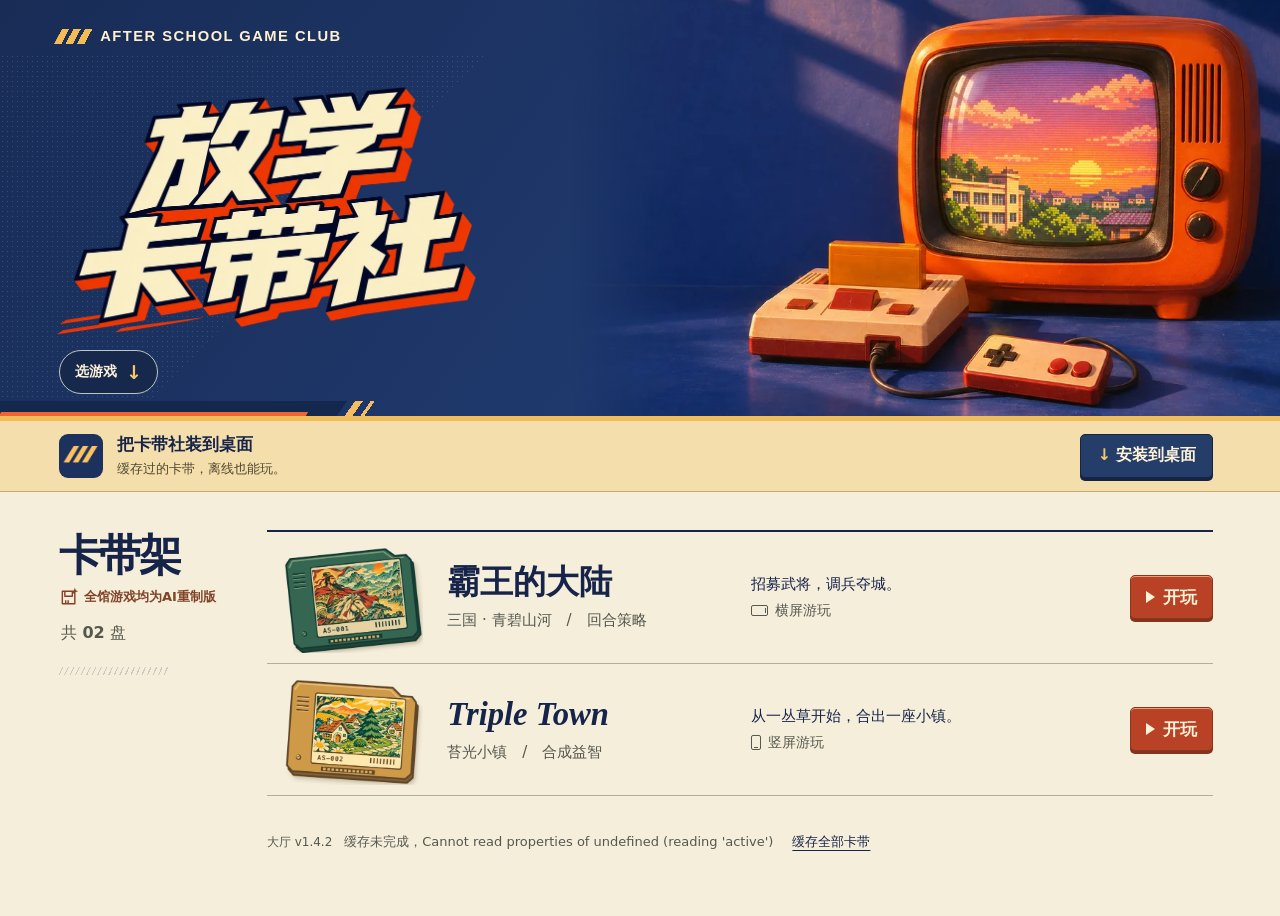
<file: index.html>
<!doctype html>
<html lang="zh-CN">
<head>
  <meta charset="utf-8">
  <meta name="viewport" content="width=device-width, initial-scale=1, viewport-fit=cover">
  <meta name="theme-color" content="#1c315d">
  <meta name="description" content="在放学后的窗边游戏台，挑一盘经典游戏卡带。在线玩《霸王的大陆》和《Triple Town》。">
  <title>放学卡带社</title>
  <link rel="icon" href="assets/club.svg" type="image/svg+xml">
  <link rel="stylesheet" href="club.css"><link rel="stylesheet" href="player.css">
  <link rel="manifest" href="club.webmanifest">
  <link rel="apple-touch-icon" href="assets/club-192.png">
  <meta name="mobile-web-app-capable" content="yes">
  <meta name="apple-mobile-web-app-capable" content="yes">
  <script type="module" src="catalog.js"></script>
</head>
<body>
  <main id="club-lobby">
    <header class="poster">
      <div class="poster-inner">
        <img class="room" src="assets/window-1000.webp" srcset="assets/window-600.webp 600w, assets/window-1000.webp 1000w, assets/window-1536.webp 1536w" sizes="(max-width: 650px) 114vw, 60vw" alt="" fetchpriority="high">
        <div class="imprint" lang="en"><i aria-hidden="true"></i>After School Game Club</div>
        <h1><img class="wordmark" src="assets/wordmark.webp" alt="放学卡带社" width="870" height="527"></h1>
        <a class="jump" href="#shelf">选游戏 <span aria-hidden="true">↓</span></a>
        <div class="trim" aria-hidden="true"></div>
      </div>
    </header>
    <aside class="install-panel" id="install-panel" aria-label="安装放学卡带社" hidden>
      <div class="install-inner">
        <img src="assets/club-192.png" width="44" height="44" alt="">
        <div class="install-copy"><strong>把卡带社装到桌面</strong><span>缓存过的卡带，离线也能玩。</span></div>
        <button type="button" id="install-app"><span aria-hidden="true">↓</span> 安装到桌面</button>
        <div id="install-help" hidden><p role="status"></p><button type="button" id="already-installed">已安装，收起提示</button></div>
      </div>
    </aside>
    <section id="shelf" class="shelf" aria-labelledby="shelf-title">
      <header class="shelf-heading">
        <div><h2 id="shelf-title" tabindex="-1">卡带架</h2>
          <p class="remake-note"><svg viewBox="0 0 24 24" width="20" height="20" fill="none" stroke="currentColor" stroke-width="1.7" stroke-linejoin="round" aria-hidden="true"><path d="M4 5h12l3 3v12H4z M7 5v6h9V5 M8 16v4m3-4v4"/><path d="m19 1 1.1 2.9L23 5l-2.9 1.1L19 9l-1.1-2.9L15 5l2.9-1.1z" fill="currentColor" stroke="none"/></svg>全馆游戏均为AI重制版</p>
        </div><span id="count"></span>
      </header>
      <div class="rows" id="rows"></div>
      <noscript>请启用 JavaScript 以载入游戏卡带。</noscript>
      <aside class="offline-tools" hidden>
        <span id="club-version"></span>
        <span id="offline-status" role="status">正在检查离线卡带…</span>
        <button type="button" id="cache-all">缓存全部卡带</button>
        <div class="cache-meter"><progress id="cache-progress" aria-label="全部卡带下载进度" max="100" value="0" hidden></progress><span id="cache-detail" hidden></span></div>
      </aside>
    </section>
  </main>
  <main class="machine" hidden>
    <div class="session" inert>
      <div class="game-controls" role="group" aria-label="游戏窗口控制">
        <button type="button" class="float-back" data-back aria-label="返回卡带架" title="返回卡带架">‹</button>
        <button type="button" id="toggle-fullscreen" aria-label="全屏游玩" aria-pressed="false" title="全屏游玩" hidden>
          <svg viewBox="0 0 24 24" aria-hidden="true"><path class="expand" d="M9 4H4v5m11-5h5v5M4 15v5h5m11-5v5h-5"/><path class="contract" d="M4 9h5V4m6 0v5h5M9 20v-5H4m11 5v-5h5"/></svg>
        </button>
      </div>
      <div class="bay" id="bay"></div>
    </div>
    <p id="screen-status" role="status" hidden></p>
    <div class="power-on" aria-hidden="true"></div>
    <section class="curtain" aria-label="卡带启动">
      <div class="ticket">
        <div class="tv"><img id="tune" alt="" width="816" height="568"><a class="back-link" data-back href="./#shelf">← 卡带架</a></div>
        <div class="ticket-info">
          <h1 class="game-name"></h1><p id="edition"></p>
          <div class="boot-info">
            <h2 id="state-title" aria-live="polite">正在载入卡带</h2>
            <p id="status" role="status">正在打开游戏…</p>
            <div id="meter" hidden><span id="percent" aria-hidden="true"></span><div class="meter-track"><progress aria-labelledby="status" max="100"></progress></div></div>
            <p class="hint" id="hint" hidden></p>
            <div class="boot-actions">
              <button class="action" id="proceed" hidden type="button"></button>
              <a class="secondary" id="open-game-tab" target="_blank" rel="noopener" hidden>在浏览器中打开</a>
            </div>
          </div>
        </div>
      </div>
    </section>
    <dialog id="leave" aria-labelledby="leave-title" aria-describedby="leave-note"><h2 id="leave-title"></h2><p id="leave-note"></p><div class="dialog-buttons"><button id="stay" class="secondary" autofocus>留在游戏</button><button id="exit" class="action"></button></div></dialog>
    <noscript>请启用 JavaScript 后再进入游戏。<a href="./">返回卡带架</a></noscript>
  </main>
  <template id="game-row">
    <a class="game-row">
      <img class="cartridge" alt="" width="128" height="101">
      <span class="identity"><strong class="game-title"></strong><span class="subtitle"></span><small class="game-version"></small></span>
      <span class="orientation"><i class="device" aria-hidden="true"></i><span class="direction"></span></span>
      <span class="description"></span>
      <span class="play-key" aria-hidden="true"><i></i>开玩</span>
    </a>
  </template>
</body>
</html>
</file>
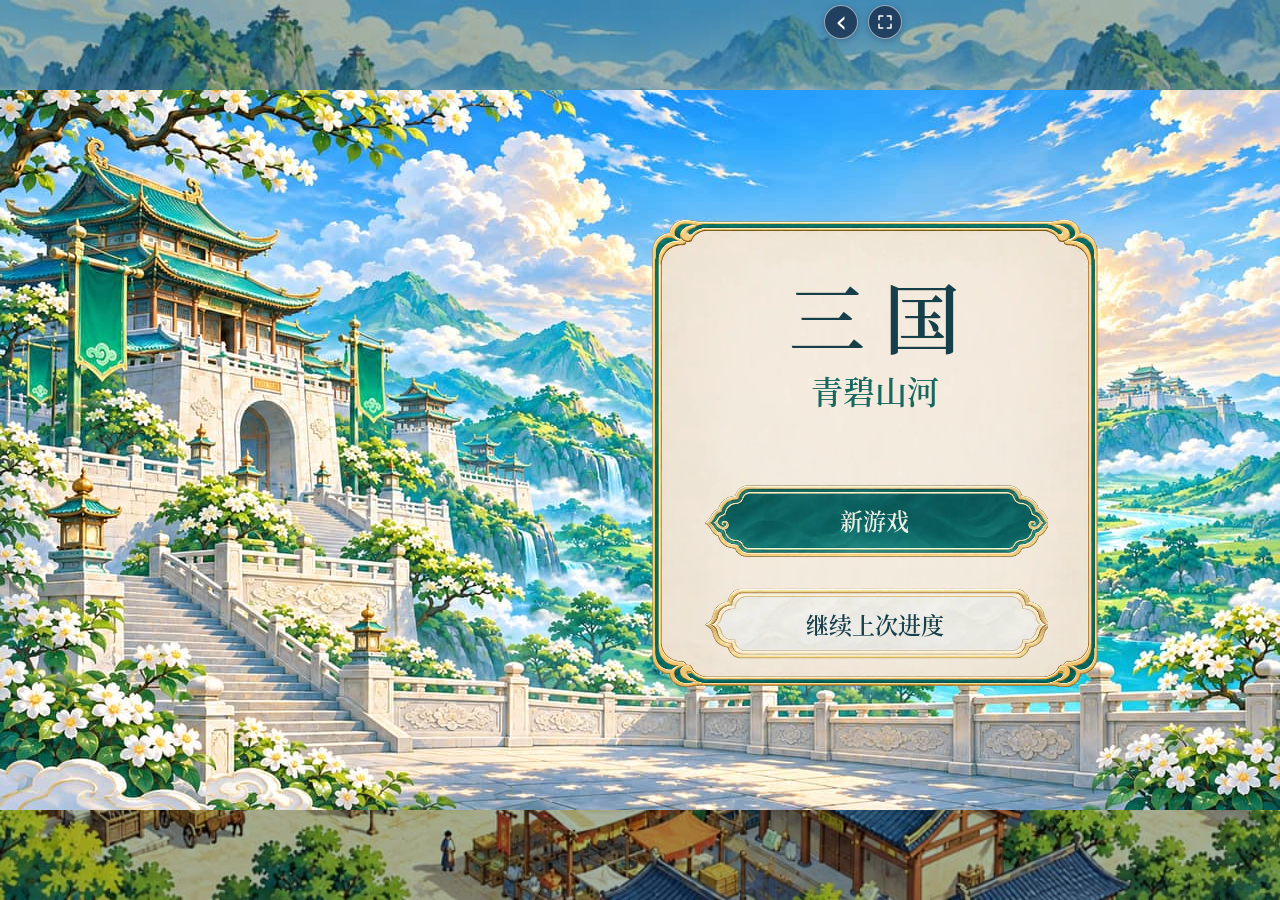
<file: games/sanguo/index.html>
<!doctype html>
<html lang="zh-CN">
<head>
<meta charset="utf-8">
<meta name="viewport" content="width=device-width,initial-scale=1,viewport-fit=cover">
<title>游戏卡带</title>
<style>
html,body{width:100%;height:100%;margin:0;overflow:hidden}body{display:grid;place-items:center;background:#10151d}
canvas{display:block;outline:0;touch-action:none}#status:not(:empty){position:absolute;color:white}
</style>
<link rel="preload" as="script" href="../../shared/engine.241e3a97c0cf1e50.js">
<script src="../../game-bridge.js"></script>
<script type="application/json" id="cartridge">{"layout":"landscape","readyEvent":null,"script":"../../shared/engine.241e3a97c0cf1e50.js","engine":{"bytes":19138515,"compressedBytes":4193795,"parts":[{"path":"../../shared/engine.487dfa655f6ff598.br.bin","bytes":4193795,"sha256":"487dfa655f6ff598ac2a3dfdcc6a70fb4128335d2531b7a7a93d26cf545f7693"}]},"data":{"bytes":13396112,"compressedBytes":12481455,"parts":[{"path":"data.0dc553352dc4e26f.br.bin","bytes":8388608,"sha256":"0dc553352dc4e26fc42a48427fecedf94fcf483b482462ba556a032a9ff77bd2"},{"path":"data.724cdeb43d3e2bc2.br.bin","bytes":4092847,"sha256":"724cdeb43d3e2bc2cca76df0de41fb9b7a4ebe9136a504eacc91ee1f42d0b78a"}]},"decoder":"../../shared/decode-worker.ebb8e56a0ec16fb3.js"}</script>
<script defer src="../../shared/boot.0d49cfb0c33cfde6.js"></script>
</head>
<body><canvas id="canvas" tabindex="0" aria-label="游戏画面"></canvas><output id="status" aria-live="polite"></output></body>
</html>
</file>
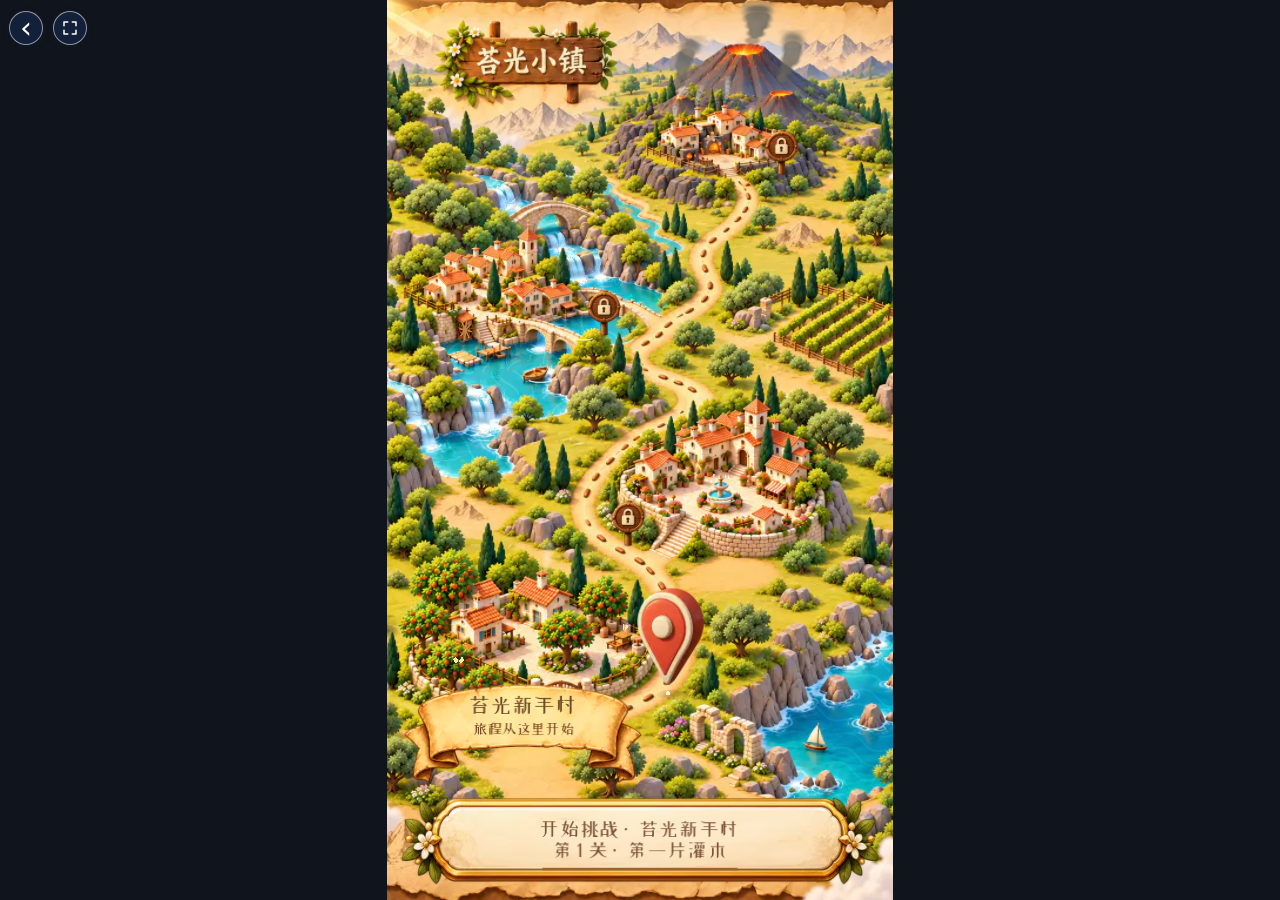
<file: games/town/index.html>
<!doctype html>
<html lang="zh-CN">
<head>
<meta charset="utf-8">
<meta name="viewport" content="width=device-width,initial-scale=1,viewport-fit=cover">
<title>游戏卡带</title>
<style>
html,body{width:100%;height:100%;margin:0;overflow:hidden}body{display:grid;place-items:center;background:#10151d}
canvas{display:block;outline:0;touch-action:none}#status:not(:empty){position:absolute;color:white}
</style>
<link rel="preload" as="script" href="../../shared/engine.241e3a97c0cf1e50.js">
<script src="../../game-bridge.js"></script>
<script type="application/json" id="cartridge">{"layout":"portrait","readyEvent":"town-ready","script":"../../shared/engine.241e3a97c0cf1e50.js","engine":{"bytes":19138515,"compressedBytes":4193795,"parts":[{"path":"../../shared/engine.487dfa655f6ff598.br.bin","bytes":4193795,"sha256":"487dfa655f6ff598ac2a3dfdcc6a70fb4128335d2531b7a7a93d26cf545f7693"}]},"data":{"bytes":13046344,"compressedBytes":12094188,"parts":[{"path":"data.11bf2f37953d012f.br.bin","bytes":8388608,"sha256":"11bf2f37953d012f876222e87ae0dd8494e103f7fcb244e17384566b39cc2da6"},{"path":"data.997b866fc88ab8db.br.bin","bytes":3705580,"sha256":"997b866fc88ab8dbfda8b73e08eb6e505839272bf6f21c05638f7eddd6039563"}]},"decoder":"../../shared/decode-worker.ebb8e56a0ec16fb3.js"}</script>
<script defer src="../../shared/boot.0d49cfb0c33cfde6.js"></script>
</head>
<body><canvas id="canvas" tabindex="0" aria-label="游戏画面"></canvas><output id="status" aria-live="polite"></output></body>
</html>
</file>
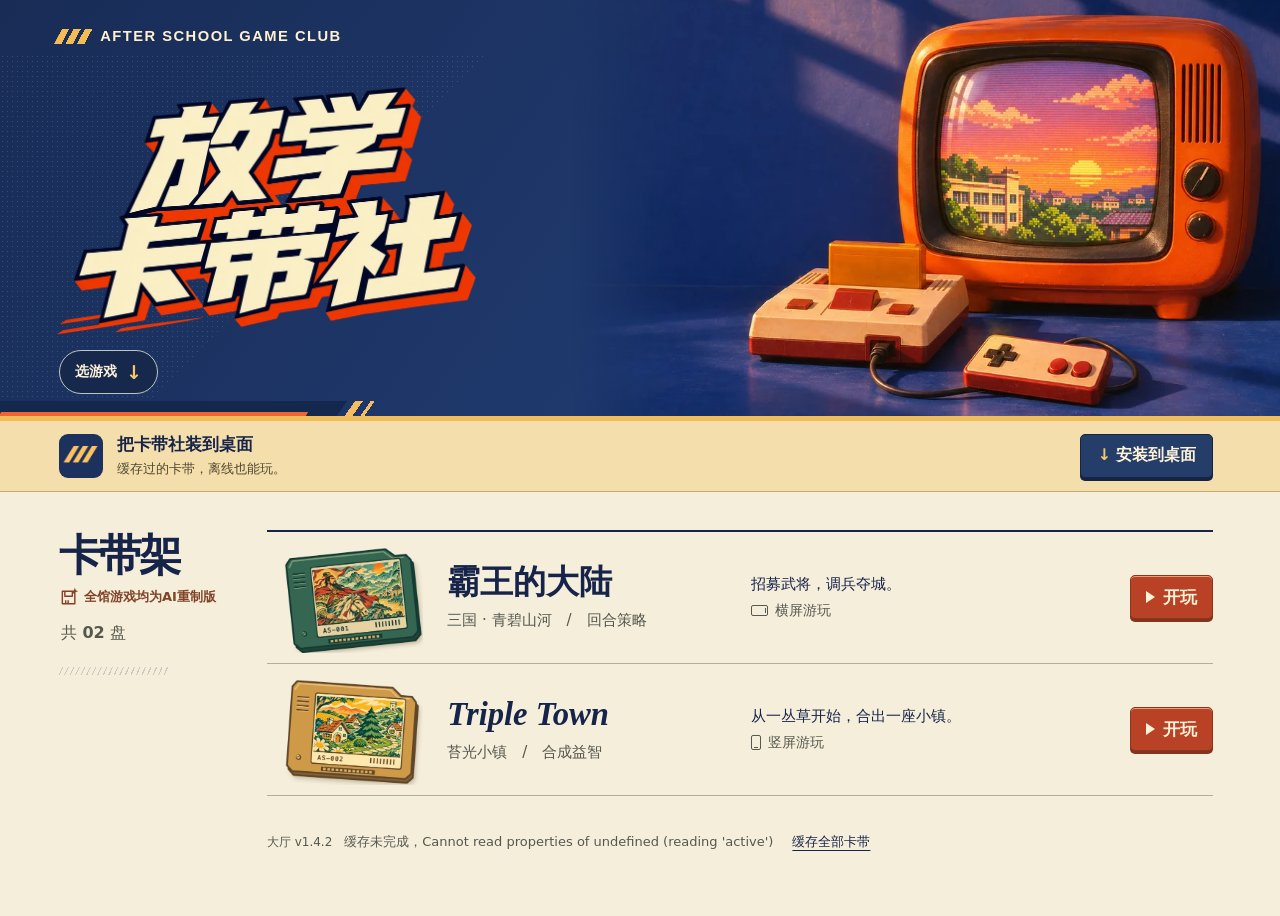
<file: play.html>
<!doctype html>
<html lang="zh-CN"><head><meta charset="utf-8"><meta name="viewport" content="width=device-width,initial-scale=1"><title>游戏台 · 放学卡带社</title></head>
<body><a href="./">返回卡带架</a><script src="legacy-player.js"></script></body></html>
</file>
<file: club.css>
:root {
  color-scheme: light;
  --ink: #17244a;
  --paper: #f5eedb;
  --muted: #55584e;
  --line: #adb0a1;
  --orange: #b94226;
  --safe-top: env(safe-area-inset-top, 0px);
  --safe-bottom: env(safe-area-inset-bottom, 0px);
  font-family: "PingFang SC", "Microsoft YaHei", system-ui, sans-serif;
  color: var(--ink);
  background: var(--paper);
}
* { box-sizing: border-box; }
body { margin: 0; background: radial-gradient(ellipse at 4px 7px, #8b735521 0 .55px, transparent .9px) 0 0/23px 19px, var(--paper); }
a { color: inherit; text-decoration: none; }
button { color: inherit; font: inherit; cursor: pointer; }
button:focus-visible, a:focus-visible { outline: 3px solid #2764c7; outline-offset: 3px; }
[hidden] { display: none !important; }
.poster { overflow: hidden; background: linear-gradient(126deg,#182c56,#223d74 72%,#192e5b); position: relative; border-bottom: 5px solid #f1bd58; }
.poster::after { content:""; position:absolute; bottom:0; left:0; height:4px; width:24%; background:#ef6433; transform:skewX(-30deg); }
.poster-inner { position:relative; width:min(100%,1536px); margin:auto; height:clamp(356px,32.5vw,492px); isolation:isolate; }
.poster-inner::before { content:""; position:absolute; inset:13% 62% 0 0; background:radial-gradient(#a3badb39 .7px,transparent 1px) 0 0/5px 5px; clip-path:polygon(0 0,100% 0,28% 100%,0 100%); }
.room { position:absolute; z-index:-1; right:-1%; top:50%; width:auto; height:115.4%; transform:translateY(-50%); mask-image:linear-gradient(to right,transparent,#000 15%); }
.imprint { display:flex; align-items:center; gap:11px; position:absolute; top:7%; left:4.5%; color:#fff1cf; font:900 clamp(10px,1.15vw,17px)/1 "Avenir Next",Arial,sans-serif; letter-spacing:.1em; text-transform:uppercase; }
.imprint i { display:inline-block; height:1em; width:2.15em; transform:skewX(-28deg); background:repeating-linear-gradient(to right,#f4bc55 0 23%,transparent 23% 36%); }
h1,h2,h3,p { margin:0; }
.wordmark { position:absolute; width:auto; height:63%; top:18.5%; left:4.2%; object-fit:contain; }
.jump, .back-link { display:inline-flex; align-items:center; justify-content:center; gap:9px; min-height:44px; padding:5px 15px; border:1px solid #bec6bd; background:#16294bea; color:#fff2d9; font-size:14px; font-weight:650; border-radius:24px; }
.jump { position:absolute; left:4.6%; bottom:5.2%; }
.jump span { color:#f9c56e; font-size:19px; }
.trim { position:absolute; bottom:0; left:0; width:30%; height:15px; pointer-events:none; background:linear-gradient(125deg,#14274c 0 88%,transparent 88% 90%,#f5bd61 90% 92%,transparent 92% 94%,#f5bd61 94% 95%,transparent 95%); }
.shelf { max-width:1536px; margin:auto; padding:38px 5.2% 52px 4.6%; display:grid; grid-template-columns:minmax(145px,16.8%) minmax(0,1fr); gap:14px; }
.shelf-heading h2 { font-size:clamp(34px,3.35vw,50px); line-height:1.2; letter-spacing:-.065em; }
.remake-note { display:flex; align-items:center; gap:5px; margin:6px 0 0; color:#804327; font-size:13px; font-weight:650; }
.remake-note svg { flex:none; }
.shelf-heading span { display:block; font-size:16px; font-weight:550; color:var(--muted); margin:16px 0 23px 2px; }
.shelf-heading span::before { content:"共 "; }
.shelf-heading::after { content:""; display:block; width:110px; height:8px; background:repeating-linear-gradient(115deg,transparent 0 3px,#17244a30 3px 4px,transparent 4px 5px); }
.rows { border-top:2px solid var(--ink); }
.game-row { display:grid; grid-template-columns:minmax(106px,18%) minmax(210px,31%) minmax(125px,1fr) auto; grid-template-rows:auto auto; grid-template-areas:"art name copy key" "art name direction key"; align-content:center; align-items:center; column-gap:10px; row-gap:8px; min-height:121px; padding:10px 0; border-bottom:1px solid var(--line); transition:background .15s; }
.cartridge { grid-area:art; width:min(100%,141px); height:auto; justify-self:center; transition: transform .17s ease; }
.identity { grid-area:name; display:flex; flex-direction:column; gap:9px; min-width:0; }
.game-title,.game-name { font:800 clamp(26px,2.55vw,40px)/1.16 "Songti SC","STSong","SimSun",serif; }
[data-game="town"] .game-title,[data-game="town"] .game-name { font-family:Georgia,"Times New Roman",serif; font-style:italic; }
.subtitle, .description { font-size:15px; }
.subtitle,.orientation { color:var(--muted); }
.description { grid-area:copy; align-self:end; }
.orientation { grid-area:direction; align-self:start; display:flex; align-items:center; gap:7px; font-size:14px; }
.direction::after { content:"游玩"; }
.mobile-genre { display:none; }
.device { width:17px; height:11px; border:1.5px solid currentColor; border-radius:2px; display:inline-grid; align-items:center; justify-items:end; padding:1px; }
.device::after { content:""; width:1px; height:5px; background:currentColor; }
[data-game="town"] .device { width:10px; height:15px; align-items:end; justify-items:center; }
[data-game="town"] .device::after { width:4px; height:1px; }
.play-key, .action { border:1px solid #893520; background:var(--orange); color:#fff3d7; box-shadow:inset 0 1px #e7a171,0 3px #81351f; border-radius:5px; font-weight:680; }
.play-key { grid-area:key; display:flex; align-items:center; justify-content:center; gap:8px; padding:0 15px; min-height:44px; font-size:17px; }
.play-key i { width:0; height:0; border-top:6px solid transparent; border-bottom:6px solid transparent; border-left:9px solid currentColor; }
@media (hover:hover) { .game-row:hover { background:#e9ddbd60; } .game-row:hover .cartridge { transform:translateY(-3px) rotate(-1deg); } .jump:hover,.back-link:hover { background:#283f65; } }
.game-row:active .play-key,.action:active { transform:translateY(2px); box-shadow:inset 0 1px #e7a171,0 1px #81351f; }
@media (min-width:651px) and (max-width:959px) {
  .shelf { display:block; padding:24px 5% 40px; }
  .shelf-heading { display:flex; align-items:baseline; justify-content:space-between; margin-bottom:12px; }
  .shelf-heading span { margin:0; } .shelf-heading::after { display:none; }
  .game-row { grid-template-columns:15% 29% 1fr auto; }
  .wordmark { height:53%; } .room { right:-14%; }
}
@media (max-width:650px) {
  .poster-inner { height:clamp(278px,96vw,470px); }
  .poster-inner::before { display:none; }
  .room { right:-3.6%; top:15.5%; width:113.6%; height:auto; transform:none; mask-image:linear-gradient(to bottom,transparent,#000 20%); }
  .wordmark { width:45.6%; height:auto; left:3.4%; top:12.3%; max-width:220px; }
  .imprint { top:max(18px,var(--safe-top)); left:5%; font-size:clamp(8px,2.25vw,12px); gap:7px; }
  .jump { right:3.7%; left:auto; top:max(2px,var(--safe-top)); bottom:auto; min-height:44px; font-size:12px; padding:3px 11px; }
  .trim { width:100%; height:7.4%; background:radial-gradient(#a3badb38 .7px,transparent 1px) 0 0/5px 5px,#273a67; }
  .trim::after { content:""; position:absolute; bottom:0; width:36%; height:12px; background:linear-gradient(125deg,#14274c 0 78%,transparent 78% 81%,#f5bd61 81% 85%,transparent 85% 89%,#f5bd61 89% 92%,transparent 92%); }
  .shelf { display:block; padding:24px 4.9% max(40px,var(--safe-bottom)); }
  .shelf-heading { display:flex; align-items:baseline; justify-content:space-between; margin-bottom:10px; }
  .shelf-heading h2 { font-size:34px; }
  .shelf-heading span { margin:0; font-size:14px; }
  .shelf-heading span::before,.shelf-heading::after,.direction::after { content:none; }
  .game-row { min-height:153px; grid-template-columns:28% minmax(0,1fr) 50px; grid-template-rows:auto auto auto; grid-template-areas:"art name key" "art direction key" "art copy copy"; column-gap:9px; row-gap:6px; padding:16px 0; }
  .cartridge { align-self:center; justify-self:start; width:106%; max-width:132px; margin-left:-4%; }
  .identity { gap:4px; }
  .game-title { font-size:clamp(21px,6.1vw,29px); }
  .subtitle,.description { font-size:13px; }
  .description { color:var(--muted); }
  .orientation { font-size:12.5px; color:var(--ink); min-height:20px; }
  .device { color:var(--muted); }
  .desktop-genre { display:none; } .mobile-genre { display:inline; }
  .play-key { flex-direction:column; gap:2px; width:50px; min-height:49px; font-size:13px; padding:4px; }
}
@media (max-width:350px) { .game-row { grid-template-columns:24% 1fr 44px; column-gap:6px; } .play-key { width:44px; } }
@media (prefers-reduced-motion:reduce) { *,*::before,*::after { transition:none !important; animation:none !important; scroll-behavior:auto !important; } }
.offline-tools { grid-column:2; display:flex; align-items:center; flex-wrap:wrap; gap:6px 12px; padding-top:10px; font-size:13px; color:var(--muted); }
.offline-tools button { font:inherit; min-height:44px; padding:4px 7px; border:0; background:transparent; color:var(--ink); text-decoration:underline; text-underline-offset:4px; }
.offline-tools button:disabled { opacity:.6; }
.install-panel { background:#f4dfac; border-bottom:1px solid #c3aa77; }
.install-inner { max-width:1536px; margin:auto; padding:12px 5.2% 12px 4.6%; display:grid; grid-template-columns:auto 1fr auto; gap:5px 14px; align-items:center; }
.install-inner img { border-radius:9px; }
.install-copy { display:grid; gap:3px; }
.install-copy strong { font-size:17px; }
.install-copy span,#install-help { font-size:13px; line-height:1.5; color:#514831; }
#install-app { border:1px solid #17244a; border-radius:5px; min-height:44px; padding:6px 16px; background:#253d69; box-shadow:0 3px #142444; color:#fff3d7; font-weight:700; }
#install-app span { color:#f7c968; }
#install-app:active { transform:translateY(2px); box-shadow:0 1px #142444; }
#install-help { grid-column:2 / -1; }
#already-installed { border:0; min-height:44px; background:transparent; padding:4px 0; color:var(--ink); text-decoration:underline; text-underline-offset:3px; }
@media(max-width:650px) {
  .install-inner { gap:5px 9px; padding:10px 4.9%; }
  .install-inner img { width:32px; height:32px; border-radius:6px; }
  .install-copy strong { font-size:15px; } .install-copy span { font-size:12px; }
  #install-app { padding:5px 10px; font-size:14px; }
  #install-help { grid-column:1 / -1; padding-top:5px; }
}
@media(max-width:959px) { .offline-tools { margin-top:8px; } }

.game-version,#club-version { font-size:12px; color:var(--muted); font-variant-numeric:tabular-nums; }
.game-version:empty,.cache-meter:has(progress[hidden]) { display:none; }
.cache-meter { display:flex; align-items:center; flex-wrap:wrap; width:100%; gap:6px 12px; font-variant-numeric:tabular-nums; }
#cache-progress { max-width:280px; flex:1 1 120px; }
</file>
<file: player.css>
.player { overflow:hidden; }
.machine {
  position:fixed; inset:0; z-index:10; container:game-screen / size;
  --safe-left:env(safe-area-inset-left,0px); --safe-right:env(safe-area-inset-right,0px);
}
.session,.curtain { position:absolute; inset:0; }
@media (any-pointer:coarse) and (orientation:portrait) {
  .machine[data-layout="landscape"] {
    inset:0 auto auto 100%; width:100vh; height:100vw; width:100dvh; height:100dvw;
    transform-origin:top left; transform:rotate(90deg);
    --safe-left:env(safe-area-inset-top,0px); --safe-top:env(safe-area-inset-right,0px);
    --safe-right:env(safe-area-inset-bottom,0px); --safe-bottom:env(safe-area-inset-left,0px);
  }
  /* A modal dialog is in the browser's top layer, outside the transformed surface. */
  .machine[data-layout="landscape"] dialog[open] { transform:rotate(90deg); max-height:90vw; }
}
.session { background:#121b2a; }
.bay { position:absolute; inset:0; overflow:hidden; }
.bay iframe { display:block; border:0; width:100%; height:100%; }
.game-controls { position:absolute; z-index:2; display:flex; align-items:center; top:calc(var(--safe-top) + 6px); left:calc(var(--safe-left) + 4px); touch-action:none; user-select:none; -webkit-user-select:none; }
.game-controls button { position:relative; isolation:isolate; width:44px; height:44px; display:grid; place-items:center; padding:0; border:0; border-radius:50%; color:white; background:transparent; }
.game-controls button::before { content:""; position:absolute; inset:5px; z-index:-1; border:1px solid #fff8; border-radius:50%; background:#142544bd; box-shadow:0 2px 6px #14203948; }
.game-controls button:hover::before,.game-controls button:focus-visible::before { background:#142544; }
.float-back { font:500 30px/1 system-ui,sans-serif; }
#toggle-fullscreen svg { width:18px; height:18px; fill:none; stroke:currentColor; stroke-width:2; stroke-linecap:round; stroke-linejoin:round; }
#toggle-fullscreen .contract,#toggle-fullscreen[aria-pressed="true"] .expand { display:none; }
#toggle-fullscreen[aria-pressed="true"] .contract { display:block; }
#screen-status { position:absolute; z-index:2; left:50%; bottom:max(16px,var(--safe-bottom)); transform:translateX(-50%); margin:0; max-width:90%; width:max-content; border-radius:5px; background:#142544ed; color:white; padding:8px 14px; font-size:14px; pointer-events:none; }
@container game-screen (orientation:portrait) { body[data-game="town"] .game-controls { top:calc(73% - 22px); } }
@container game-screen (orientation:landscape) {
  /* The campaign date occupies the upper left; this gap also clears character selection. */
  body[data-game="sanguo"] .game-controls { top:var(--safe-top); left:min(64%,calc(100% - 90px - var(--safe-right))); }
}
.power-on { display:none; pointer-events:none; position:absolute; inset:0; z-index:3; background:linear-gradient(180deg,#13223a 44%,#f8d294 49.7%,#fff6d4 50%,#edbb77 50.3%,#13223a 56%); }
.machine.entering .power-on { display:block; animation:crt-open .44s ease-out both; }
.machine.entering .curtain { animation:curtain-out .35s ease both; pointer-events:none; }
.ticket { animation:ticket-in .32s ease-out both; }
@keyframes ticket-in { from { opacity:.25; transform:translateY(12px) scale(.98); } to { opacity:1; transform:none; } }
@keyframes curtain-out { to { opacity:0; } }
@keyframes crt-open { 0% {opacity:0;transform:scaleY(.008)} 24% {opacity:.9;transform:scaleY(.015)} 68% {opacity:.23;transform:scaleY(1)} 100% {opacity:0;transform:scaleY(1)} }
.curtain { display:grid; place-items:safe center; overflow:auto; background:radial-gradient(ellipse at 50% 20%,#344c77,#17284a); padding:max(20px,var(--safe-top)) max(12px,var(--safe-right)) max(20px,var(--safe-bottom)) max(12px,var(--safe-left)); }
.ticket { background:var(--paper); width:min(100%,420px); overflow:hidden; border-radius:5px; box-shadow:0 12px 36px #06112350; }
.tv { position:relative; border-bottom:5px solid #ebad4e; background:#1d345c; }
.tv img { display:block; width:100%; height:auto; aspect-ratio:816/568; object-fit:cover; }
.tv img:not([src]) { visibility:hidden; }
.tv .back-link { position:absolute; top:12px; left:14px; }
.ticket-info { padding:20px 24px 28px; }
.game-name { font-size:30px; } #edition { color:var(--muted); font-size:15px; margin:7px 0 19px; }
.boot-info { border-top:1px solid var(--line); padding-top:24px; }
.boot-info h2 { font-size:26px; line-height:1.3; }
#status,.hint,dialog p { margin:12px 0; line-height:1.5; color:var(--muted); }
#meter { position:relative; margin:20px 0; }
#percent { display:block; min-height:1.2em; text-align:right; font:700 17px ui-monospace,monospace; color:var(--orange); }
.meter-track { position:relative; overflow:hidden; background:#d9d1bd; }
.meter-track progress { display:block; }
#meter.indeterminate progress { opacity:0; }
#meter.indeterminate .meter-track::before { content:""; position:absolute; inset:0 auto 0 0; width:30%; background:var(--orange); animation:scan-card 1.2s ease-in-out infinite alternate; }
@keyframes scan-card { to { transform:translateX(233%); } }
@media (prefers-reduced-motion:reduce) {
  #meter.indeterminate .meter-track::before { animation:none; width:100%; background:repeating-linear-gradient(120deg,#ab704a 0 3px,transparent 3px 8px); }
}
progress { appearance:none; width:100%; height:12px; border:0; color:var(--orange); background:#d9d1bd; }
progress::-webkit-progress-bar { background:#d9d1bd; } progress::-webkit-progress-value { background:var(--orange); } progress::-moz-progress-bar { background:var(--orange); }
.meter-track::after { content:""; position:absolute; inset:0; pointer-events:none; background:repeating-linear-gradient(90deg,transparent 0 calc(5% - 3px),var(--paper) calc(5% - 3px) 5%); }
.action,.secondary { min-height:46px; padding:8px 16px; }
.boot-actions { display:flex; flex-wrap:wrap; gap:10px; }
.boot-actions button { flex:1 1 105px; margin:5px 0 3px; }
.boot-actions a { display:inline-grid; place-items:center; text-decoration:none; color:inherit; }
dialog { width:min(90vw,360px); background:var(--paper); color:var(--ink); border:1px solid var(--ink); border-radius:6px; padding:24px; }
dialog::backdrop { background:#101b30b8; }
.dialog-buttons { display:flex; gap:12px; justify-content:flex-end; margin-top:20px; }
.secondary { border:1px solid var(--muted); background:transparent; border-radius:4px; }
@container game-screen (max-width:500px) and (orientation:portrait) { .curtain { padding:0; align-items:start; background:var(--paper); } .ticket { width:100%; border-radius:0; box-shadow:none; padding-bottom:var(--safe-bottom); } .tv .back-link { top:max(12px,var(--safe-top)); } }
@container game-screen (min-width:500px) and (orientation:landscape) {
  .ticket { display:grid; grid-template-columns:1.04fr 1fr; width:min(94%,830px); }
  .tv { border-bottom:0; border-right:4px solid #ebad4e; } .tv img { height:100%; object-position:62% center; }
  .ticket-info { padding:24px; }
}
@container game-screen (min-width:500px) and (max-height:440px) and (orientation:landscape) {
  .curtain { padding-top:max(8px,var(--safe-top)); padding-bottom:max(8px,var(--safe-bottom)); }
  .ticket { grid-template-columns:.8fr 1.2fr; }
  .ticket-info { padding:16px; } .boot-info { padding-top:12px; } #edition { margin-bottom:10px; }
}
</file>
